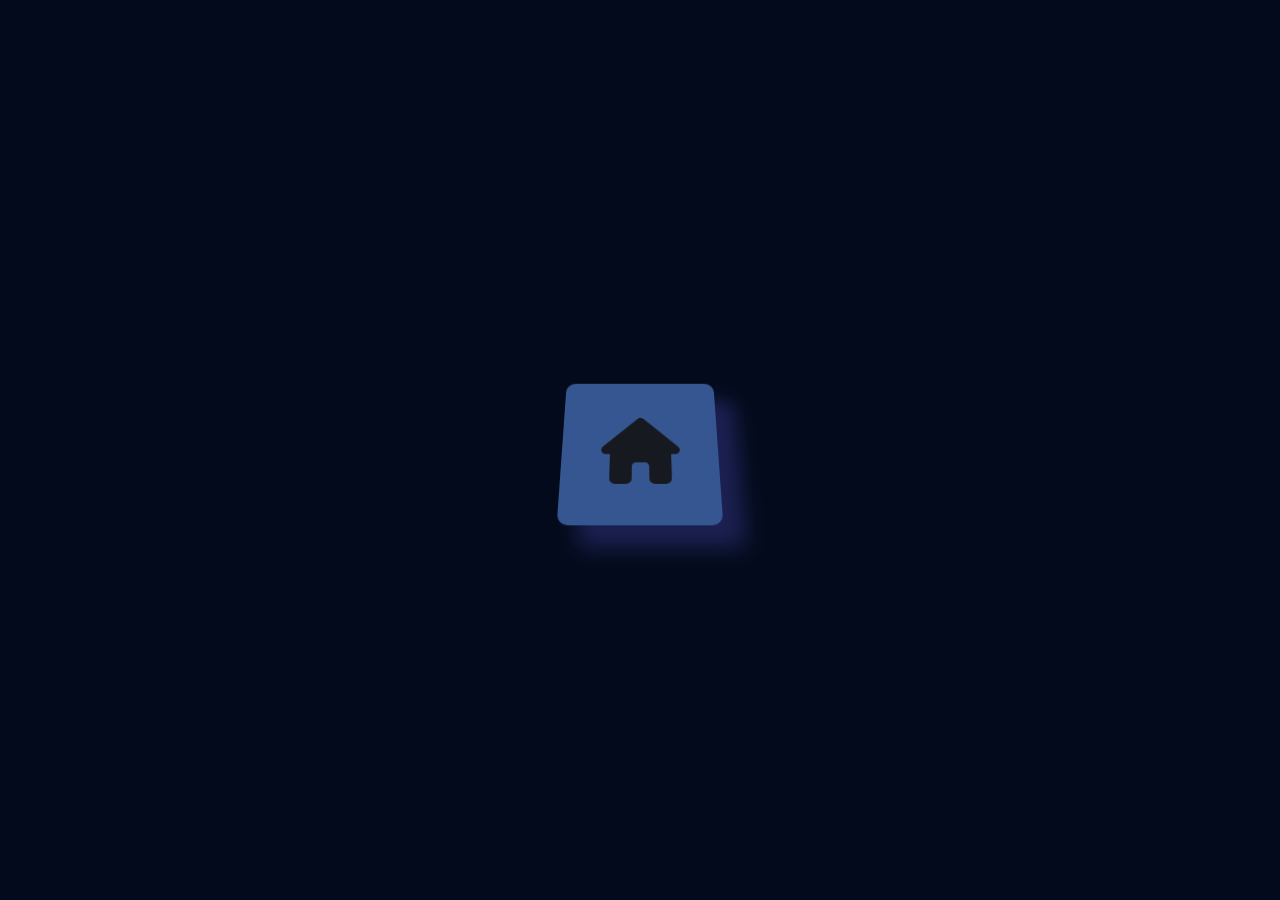
<file: 3D Button/index.html>
<!DOCTYPE html>
<html lang="en">
  <head>
    <meta charset="UTF-8" />
    <meta name="viewport" content="width=device-width, initial-scale=1.0" />
    <title>3D Button</title>
    <!-- css style -->
    <link rel="stylesheet" href="style.css" />
    <!-- js cdn -->
    <link
      rel="stylesheet"
      href="https://cdnjs.cloudflare.com/ajax/libs/font-awesome/6.4.0/css/all.min.css"
    />
    <!-- google font -->
    <link rel="preconnect" href="https://fonts.googleapis.com" />
    <link rel="preconnect" href="https://fonts.gstatic.com" crossorigin />
    <link
      href="https://fonts.googleapis.com/css2?family=Quicksand:wght@300;400;500;600;700&display=swap"
      rel="stylesheet"
    />
  </head>
  <body>
    <div class="container">
        <div class="menu">
            <div class="menu-item">
                <i class="fab fa-blogger"></i>
            </div>
            <div class="menu-item">
                <i class="fas fa-users"></i>
            </div>
            <div class="menu-item center-item">
                <i class="fas fa-home"></i>
            </div>
            <div class="menu-item">
                <i class="fas fa-address-card"></i>
            </div>
            <div class="menu-item">
                <i class="fas fa-photo-video"></i>
            </div>
        </div>
    </div>
    <script src="script.js"></script>
  </body>
</html>
</file>
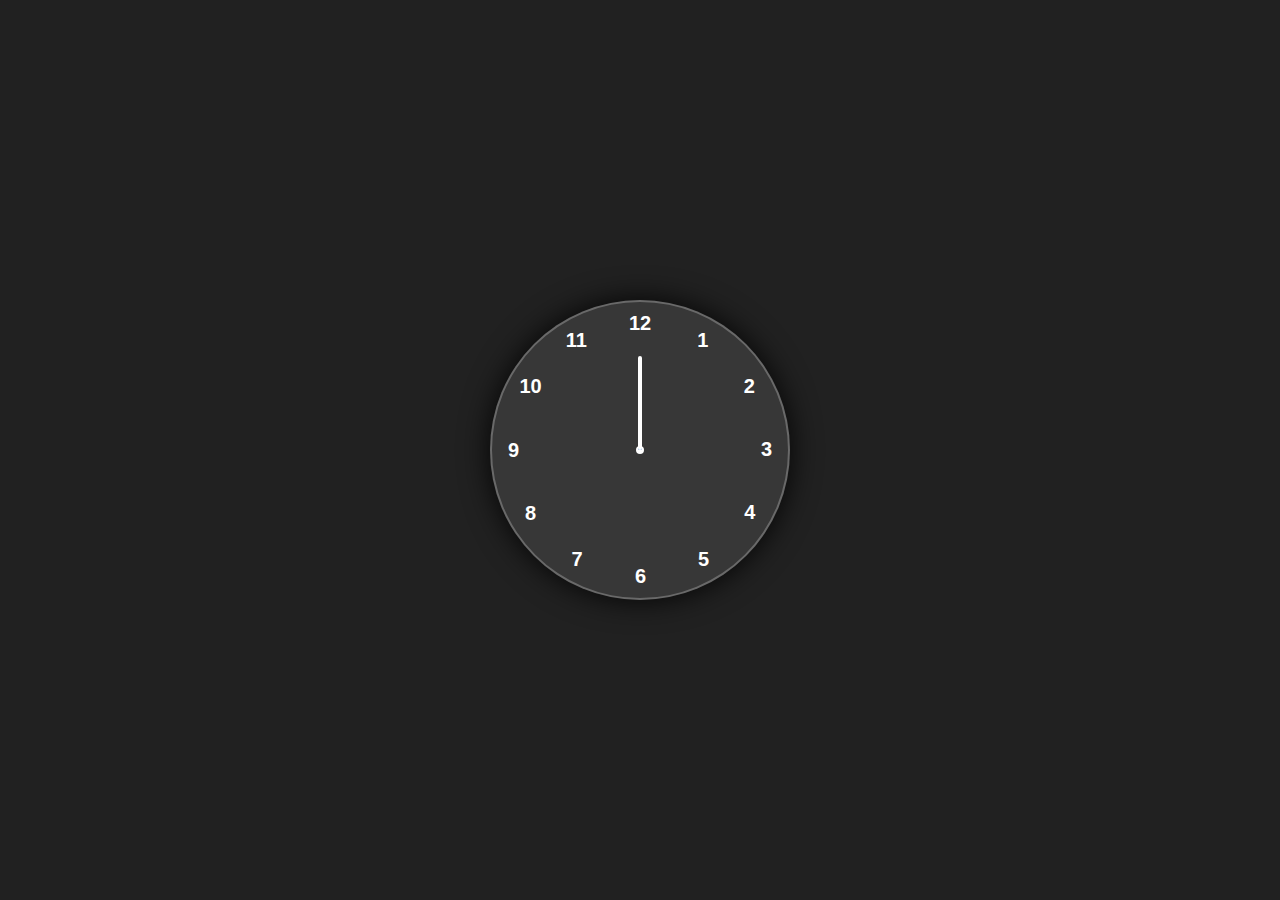
<file: Analog clock/index.html>
<!DOCTYPE html>
<html lang="en">
<head>
    <meta charset="UTF-8">
    <meta http-equiv="X-UA-Compatible" content="IE=edge">
    <meta name="viewport" content="width=device-width, initial-scale=1.0">
    <title>Analog Clock</title>
    <link rel="stylesheet" href="style.css">
</head>
<body>
    <div class="container">
        <div class="clock">
            <div class="hand" style="--clr:#ff3d58; --h:74px;" id="hour"><i></i></div>
            <div class="hand" style="--clr:#00a6ff; --h:84px;" id="min"><i></i></div>
            <div class="hand" style="--clr:#ffffff; --h:94px;" id="sec"><i></i></div>
            <span style="--i:1;"><b>1</b></span>
            <span style="--i:2;"><b>2</b></span>
            <span style="--i:3;"><b>3</b></span>
            <span style="--i:4;"><b>4</b></span>
            <span style="--i:5;"><b>5</b></span>
            <span style="--i:6;"><b>6</b></span>
            <span style="--i:7;"><b>7</b></span>
            <span style="--i:8;"><b>8</b></span>
            <span style="--i:9;"><b>9</b></span>
            <span style="--i:10;"><b>10</b></span>
            <span style="--i:11;"><b>11</b></span>
            <span style="--i:12;"><b>12</b></span>
        </div>
    </div>

    <script src="script.js"></script>
</body>
</html>
</file>
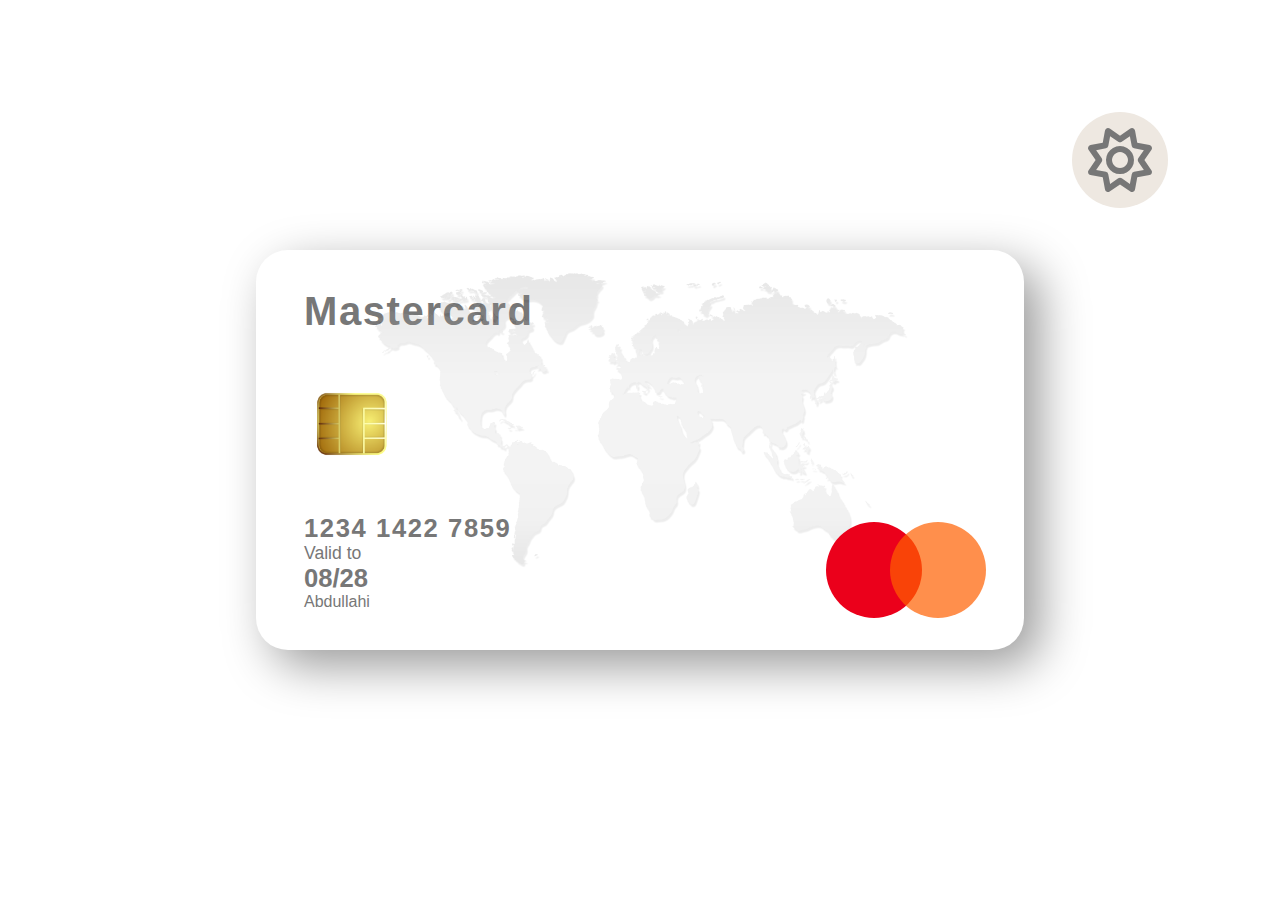
<file: bank card/index.html>
<!DOCTYPE html>
<html lang="en">
  <head>
    <meta charset="UTF-8" />
    <meta http-equiv="X-UA-Compatible" content="IE=edge" />
    <meta name="viewport" content="width=device-width, initial-scale=1.0" />
    <title>Bank Card With Light & Dark Mode</title>
    <!-- css style -->
    <link rel="stylesheet" href="style.css" />
    <!-- js cdn -->
    <link
      rel="stylesheet"
      href="https://cdnjs.cloudflare.com/ajax/libs/font-awesome/6.4.0/css/all.min.css"
    />
    <!-- google font -->
    <link rel="preconnect" href="https://fonts.googleapis.com" />
    <link rel="preconnect" href="https://fonts.gstatic.com" crossorigin />
    <link
      href="https://fonts.googleapis.com/css2?family=Quicksand:wght@300;400;500;600;700&display=swap"
      rel="stylesheet"
    />
  </head>
  <body>
    <div class="container">
      <div class="toggle">
        <i class="far fa-sun"></i>
      </div>
      <div class="card">
        <img src="images/map.png" class="card-map" />
        <div class="card-left">
          <h3 class="card-type">Mastercard</h3>
          <img src="images/chip.png" class="card-chip" />
          <div>
            <div class="card-num">1234 1422 7859</div>
            <div class="card-text">Valid to</div>
            <div class="card-date">08/28</div>
            <div class="card-holder">Abdullahi</div>
          </div>
        </div>
        <div class="card-right">
            <div class="red-circle"></div>
            <div class="orange-circle"></div>
        </div>
      </div>
    </div>
    <script src="script.js"></script>
  </body>
</html>
</file>
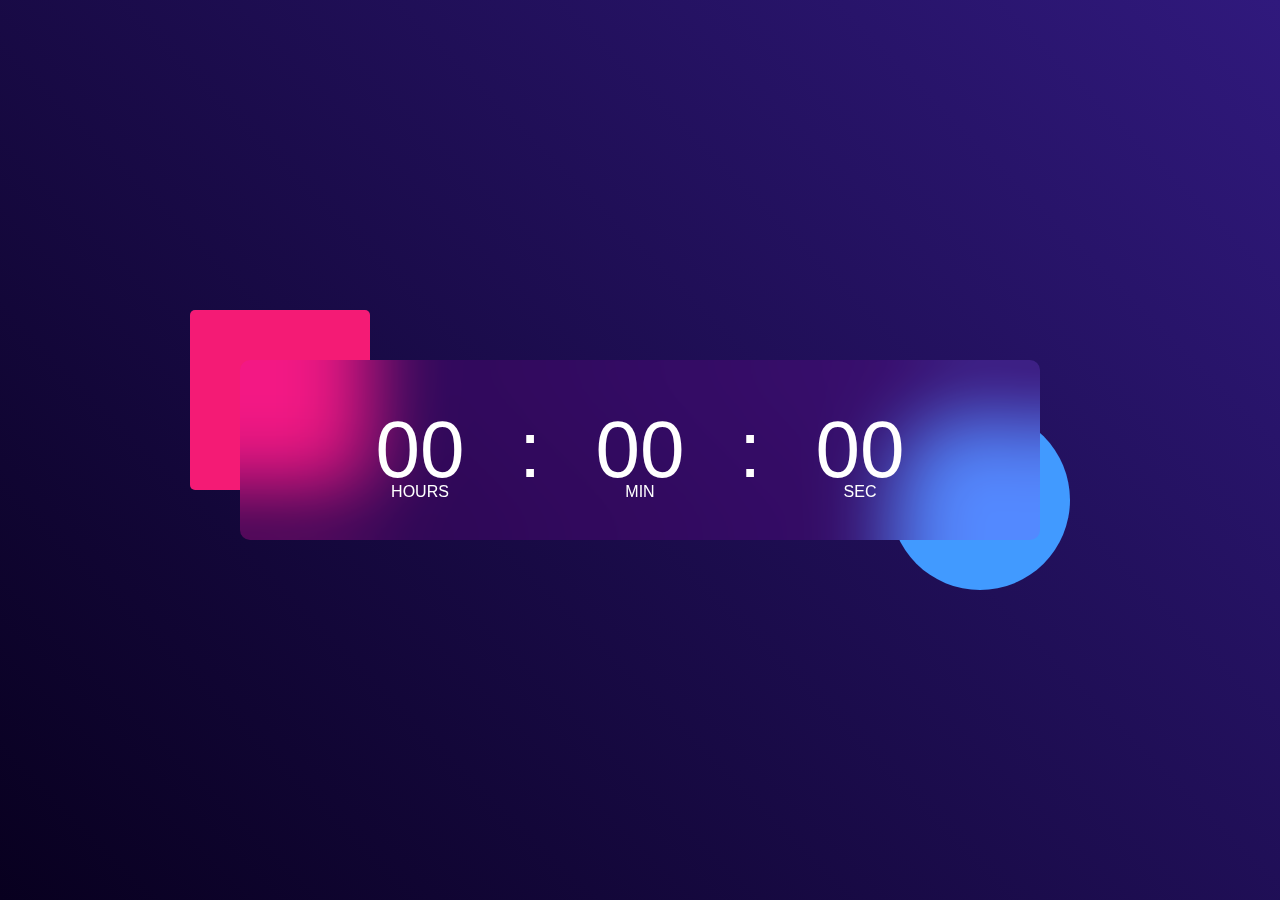
<file: Clock/index.html>
<!DOCTYPE html>
<html lang="en">
<head>
    <meta charset="UTF-8">
    <meta http-equiv="X-UA-Compatible" content="IE=edge">
    <meta name="viewport" content="width=device-width, initial-scale=1.0">
    <title>Clock App</title>
    <link rel="stylesheet" href="style.css">
</head>
<body>
    
    <div class="hero">
        <div class="container">
            <div class="clock">
                <span id="hrs">00</span>
                <span>:</span>
                <span id="min">00</span>
                <span>:</span>
                <span id="sec">00</span>
            </div>
        </div>
        
        <script src="script.js"></script>
    </div>
</body>
</html>
</file>
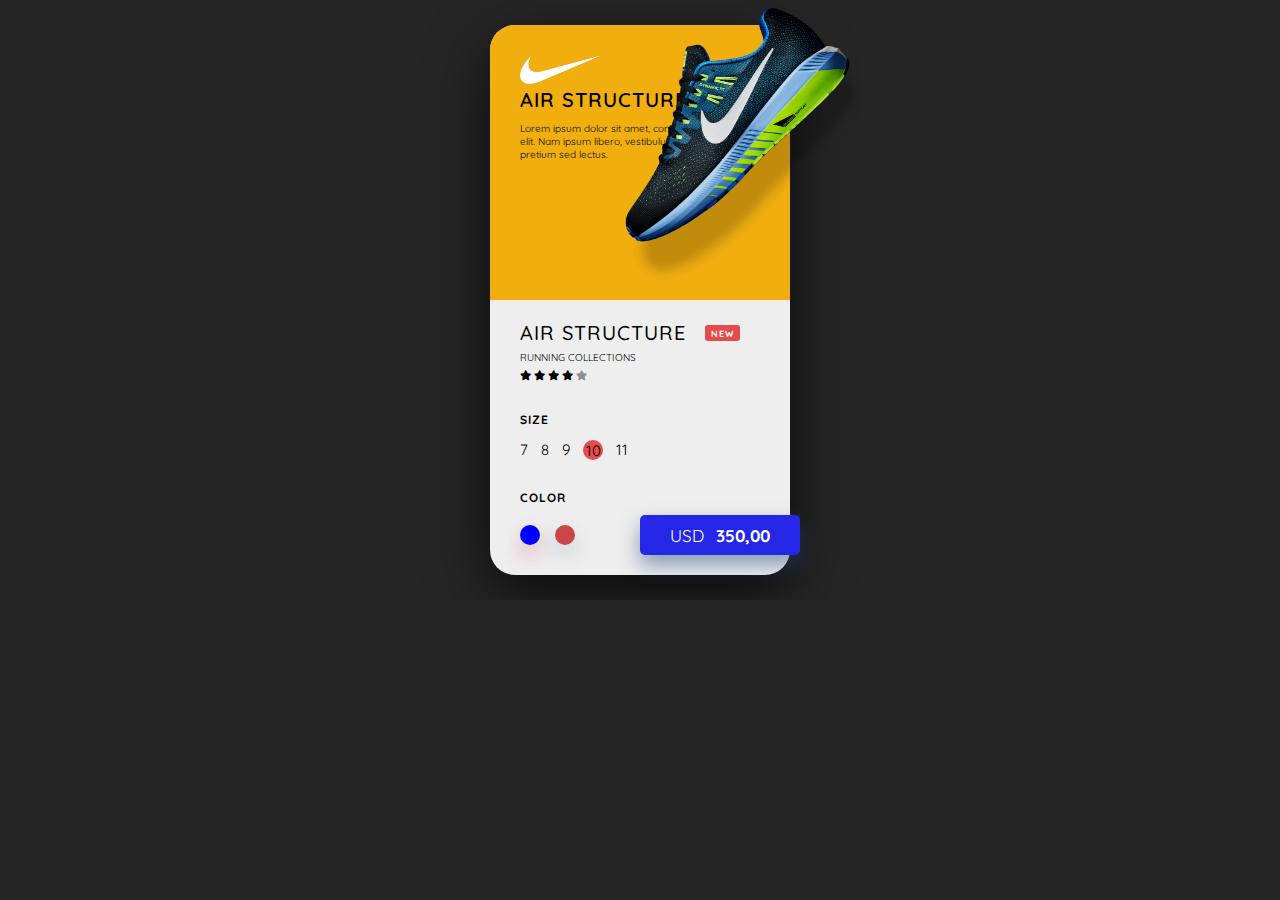
<file: saleProduct/index.html>
<!DOCTYPE html>
<html lang="en">
  <head>
    <meta charset="UTF-8" />
    <meta http-equiv="X-UA-Compatible" content="IE=edge" />
    <meta name="viewport" content="width=device-width, initial-scale=1.0" />
    <title>Product Sale Card</title>
    <!-- css style -->
    <link rel="stylesheet" href="style.css" />
    <!-- cdn.js -->
    <link
      rel="stylesheet"
      href="https://cdnjs.cloudflare.com/ajax/libs/font-awesome/6.4.0/css/all.min.css"
    />
    <!-- google font -->
    <link rel="preconnect" href="https://fonts.googleapis.com" />
    <link rel="preconnect" href="https://fonts.gstatic.com" crossorigin />
    <link
      href="https://fonts.googleapis.com/css2?family=Quicksand:wght@300;400;500;600;700&display=swap"
      rel="stylesheet"
    />
  </head>
  <body>
    <div class="container">
      <div class="card-wrapper">
        <div class="card">
          <div class="card-top">
            <img src="images/nike.png" class="logo" />
            <div class="card-top-text">
              <h1>Air Structure</h1>
              <p>
                Lorem ipsum dolor sit amet, consectetur adipiscing elit. Nam
                ipsum libero, vestibulum eu tincidunt eget, pretium sed lectus.
              </p>
            </div>
            <img src="images/shoe1.png" class="shoe-1" />
            <img src="images/shoe2.png" class="shoe-2"/>
          </div>
          <div class="card-bottom">
            <h1>Air Structure</h1>
            <div class="badge">New</div>
            <h3>Running Collections</h3>
            <div class="stars">
                <i class="fa-solid fa-star"></i>
                <i class="fa-solid fa-star"></i>
                <i class="fa-solid fa-star"></i>
                <i class="fa-solid fa-star"></i>
                <i class="fa-solid fa-star"></i>
            </div>
            <div class="size">
                <h4>Size</h4>
                <div class="sizes">
                    <span>7</span>
                    <span>8</span>
                    <span>9</span>
                    <span>10</span>
                    <span>11</span>
                </div>
            </div>
            <div class="color">
                <h4>Color</h4>
                <div class="colors">
                    <div class="color-1"></div>
                    <div class="color-2"></div>
                </div>
            </div>
            <div class="price">
                <span>Usd</span>
                <span>350,00</span>
            </div>
          </div>
        </div>
      </div>
    </div>
    <script src="script.js"></script>
  </body>
</html>
</file>
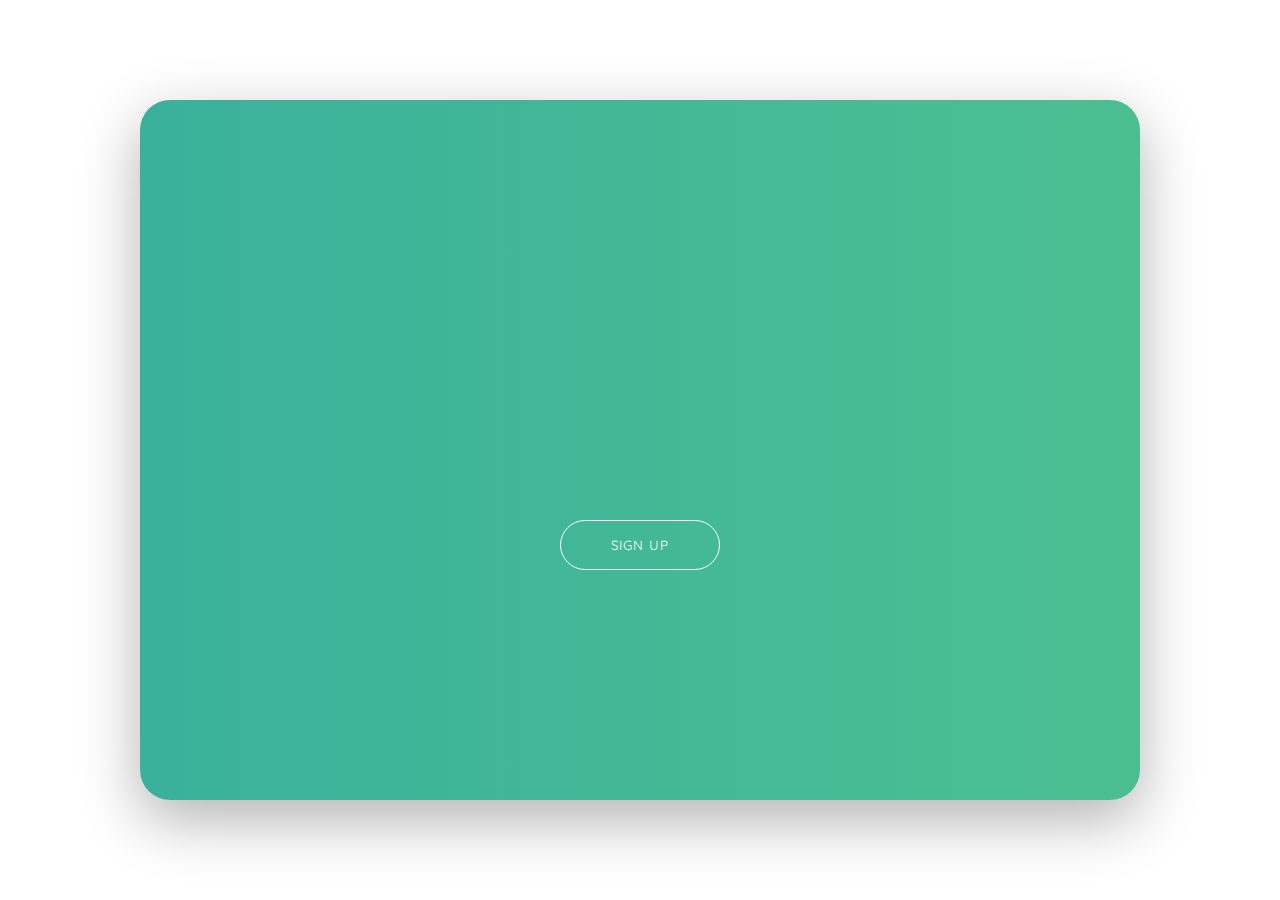
<file: signUpForm/index.html>
<!DOCTYPE html>
<html lang="en">
  <head>
    <meta charset="UTF-8" />
    <meta http-equiv="X-UA-Compatible" content="IE=edge" />
    <meta name="viewport" content="width=device-width, initial-scale=1.0" />
    <title>Sign Up Form</title>
    <!-- css style -->
    <link rel="stylesheet" href="style.css" />
    <!-- js cdn -->
    <link
      rel="stylesheet"
      href="https://cdnjs.cloudflare.com/ajax/libs/font-awesome/6.4.0/css/all.min.css"
    />
    <!-- google font -->
    <link rel="preconnect" href="https://fonts.googleapis.com" />
    <link rel="preconnect" href="https://fonts.gstatic.com" crossorigin />
    <link
      href="https://fonts.googleapis.com/css2?family=Quicksand:wght@300;400;500;600;700&display=swap"
      rel="stylesheet"
    />
  </head>
  <body>
    <div class="container">
      <div class="form-wrapper">
        <div class="banner">
          <h1>Hello, Friend!</h1>
          <p>Enter your personal details</p>
        </div>
        <div class="green-bg">
          <button type="button">Sign Up</button>
        </div>
        <form class="signup-form">
          <h1>Create Account</h1>
          <div class="social-media">
            <i class="fab fa-facebook-f"></i>
            <i class="fab fa-instagram"></i>
            <i class="fab fa-linkedin-in"></i>
          </div>
          <p>or use your email for registration</p>
          <div class="input-group">
            <i class="fas fa-user"></i>
            <input type="text" placeholder="Name" />
          </div>
          <div class="input-group">
            <i class="fas fa-envelope"></i>
            <input type="email" placeholder="Email" />
          </div>
          <div class="input-group">
            <i class="fas fa-lock"></i>
            <input type="password" placeholder="Password" />
          </div>
          <button type="button">Sign Up</button>
        </form>
      </div>
    </div>

    <script src="script.js"></script>
  </body>
</html>
</file>
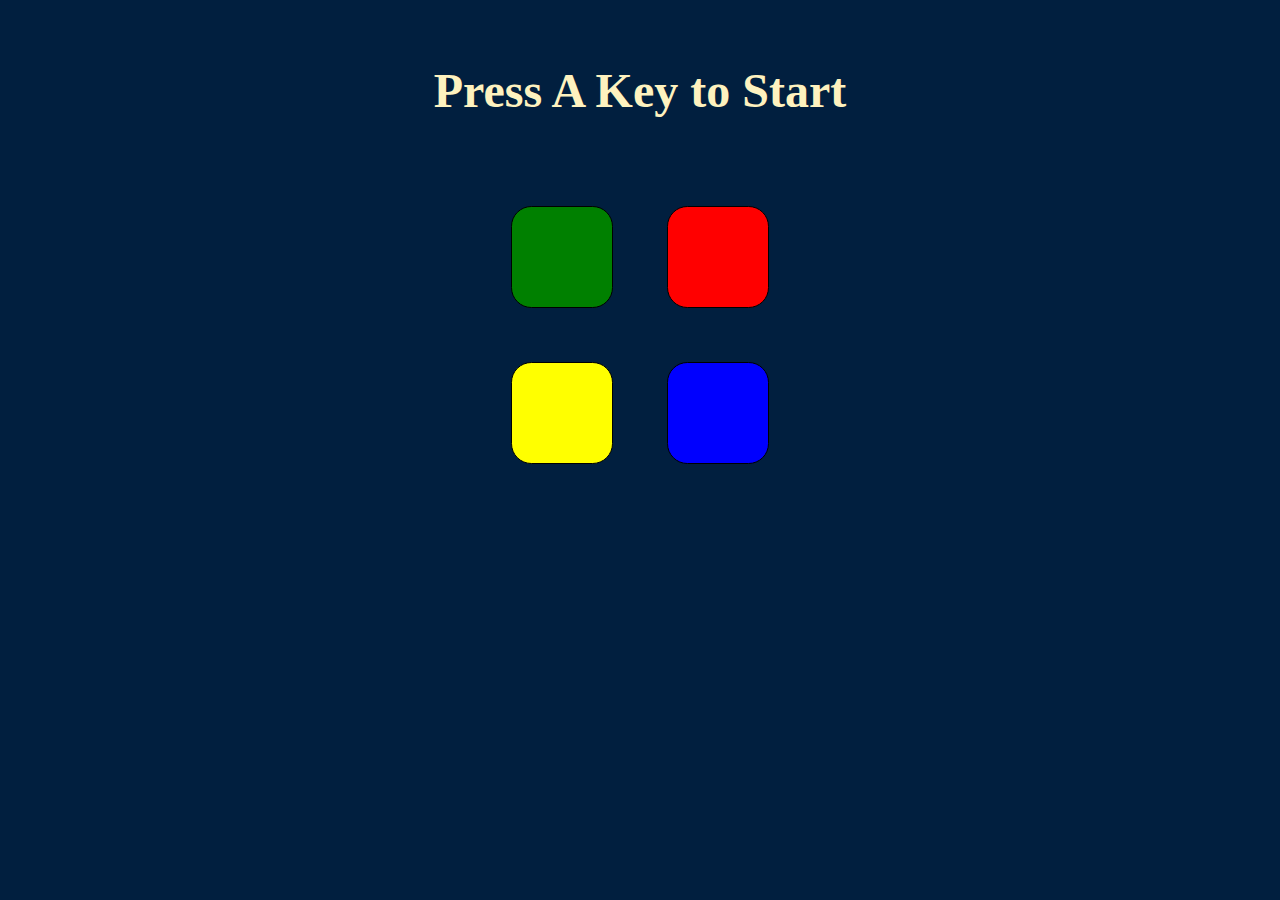
<file: Simon Game/index.html>
<!DOCTYPE html>
<html lang="en">
  <head>
    <meta charset="UTF-8" />
    <meta name="viewport" content="width=device-width, initial-scale=1.0" />
    <title>Simon Game</title>
    <link rel="stylesheet" href="style.css" />
  </head>
  <body>
    <h1 id="level-title">Press A Key to Start</h1>
    <div class="container">
      <div class="row">
        <div type="button" id="green" class="btn green"></div>
        <div type="button" id="red" class="btn red"></div>
      </div>

      <div class="row">
        <div type="button" id="yellow" class="btn yellow"></div>
        <div type="button" id="blue" class="btn blue"></div>
      </div>

    </div>
    <script src="https://ajax.googleapis.com/ajax/libs/jquery/3.7.0/jquery.min.js"></script>
    <script src="script.js"></script>
  </body>
</html>
</file>
<file: 3D Button/style.css>
* {
  padding: 0;
  margin: 0;
  box-sizing: border-box;
}

html {
  font-size: 62.5%;
}

.container {
  width: 100%;
  height: 100vh;
  display: flex;
  align-items: center;
  background-color: #030a1b;
  perspective: 40rem;
}

.menu {
    width: 100%;
    display: flex;
    justify-content: space-evenly;
    padding: 25rem;
    transform-style: preserve-3d;
}

.menu-item {
    height: 15rem;
    width: 20rem;
    background-color: #5588dd;
    display: flex;
    align-items: center;
    justify-content: center;
    border-radius: 1rem;
    cursor: pointer;
    box-shadow: 2rem 2rem 2rem rgba(100, 100, 255, 0.4);
    opacity: 0.6;
}

.menu-item:not(.center-item){
    opacity: 0;
}

.menu-item:nth-child(1){
    transform: rotateY(-70deg) rotateX(20deg) translateX(-50rem) translateY(-15rem) translateZ(-50rem);
    transition: transform 1.2s ease-in, opacity 1s ease-in;
}

.menu-item:nth-child(2){
    transform: rotateY(-70deg) rotateX(20deg) translateX(-20rem) translateY(-5rem) translateZ(-20rem);
    transition: transform 1s ease-in, opacity 1s ease-in;
}

.menu-item:nth-child(3){
    transform:  rotateX(20deg);
    transition: transform 1s;
}

.menu-item:nth-child(4){
    transform: rotateY(70deg) rotateX(20deg) translateX(20rem) translateY(-5rem) translateZ(-20rem);
    transition: transform 1s ease-in, opacity 1s ease-in;
}

.menu-item:nth-child(5){
    transform: rotateY(70deg) rotateX(20deg) translateX(50rem) translateY(-15rem) translateZ(-50rem);
    transition: transform 1.2s ease-in, opacity 1s ease-in;
}

.menu-item i {
    font-size: 7rem;
    color: #222;
    
}

.change.menu .menu-item {
    transform: rotateX(0) rotateY(0) translateX(0) translateY(0) translateZ(0);
    opacity: 1;
}

.menu-item:hover {
    background-color: #ccccff;
    box-shadow: 0 0 3rem rgba(100, 100, 255, 0.6);
}

.menu-item:hover i {
    color: #6464ff;
}
</file>
<file: Analog clock/style.css>
* {
    margin: 0;
    padding: 0;
    box-sizing: border-box;
    font-family: sans-serif;
    color: #fff;
}

body {
    display: flex;
    justify-content: center;
    min-height: 100vh;
    align-items: center;
    background-color: #212121;
}

.container {
    position: relative;
}

.clock { 
    width: 300px;
    height: 300px;
    border-radius: 50%;
    background-color: rgba(255, 255, 255, 0.1);
    border: 2px solid rgba(255, 255, 255, 0.25);
    box-shadow: 0px 0px 30px rgba(0, 0, 0, 0.9);
    display: flex;
    justify-content: center;
    align-items: center;
}

.clock span {
    position: absolute;
    transform: rotate(calc(30deg * var(--i)));
    inset: 12px;
    text-align: center;
}

.clock span b {
    transform: rotate(calc(-30deg * var(--i)));
    display: inline-block;
    font-size: 20px;
}

.clock::before {
    content: '';
    position: absolute;
    width: 8px;
    height: 8px;
    border-radius: 50%;
    background-color: #fff;
}

.hand {
    position: absolute;
    display: flex;
    justify-content: center;
    align-items: flex-end;
}

.hand i {
    position: absolute;
    background-color: var(--clr);
    width: 4px;
    height: var(--h);
    border-radius: 8px;
}
</file>
<file: bank card/style.css>
* {
    margin: 0;
    padding: 0;
    box-sizing: border-box;
    font-family: Quickstand, sans-serif;
}

/* changing the font size 10px=62.5% */
.html {
    font-size: 62.5%;
}

.card {
    width: 48rem;
    height: 25rem;
    border-radius: 2rem;
    position: relative;
    display: flex;
    box-shadow: 1rem 1rem 3rem rgba(0, 0, 0, 0.4);
}

.card-map {
    width: 35rem;
    position: absolute;
    top: 1rem;
    left: 50%;
    transform: translateX(-50%);
    opacity: 0.2;
    z-index: 10;
}

.card-chip {
    width: 6rem;
}

.container {
    width: 100%;
    height: 100vh;
    display: grid;
    place-items: center;
}

.toggle {
    top: 7rem;
    right: 7rem;
    position: absolute;
    background-color: #eee8e1;
    width: 6rem;
    height: 6rem;
    display: grid;
    place-items: center;
    border-radius: 50%;
}

.toggle i {
    font-size: 4rem;
    color: #777;
}

.card-left {
    width: 70%;
    height: 100%;
    padding: 1rem 0 1rem 3rem;
    display: flex;
    flex-direction: column;
    justify-content: space-around;
    color: #777;
}

.card-type {
    font-size: 2.5rem;
    letter-spacing: 0.1rem;
}

.card-num {
    letter-spacing: 0.1rem;
    font-size: 1.6rem;
    font-weight: bold;
}

.card-text {
    font-size: 1.1rem;
}

.card-date {
    font-size: 1.6rem;
    font-weight: 600;
}

card-holder {
    font-size: 1.5rem;
    font-weight: 500;
}

.card-right {
    display: flex;
    align-items: flex-end;
    padding: 0 0 2rem 2rem;
    z-index: 10;
}

.red-circle, .orange-circle {
    width: 6rem;
    height: 6rem;
    border-radius: 50%;
}

.red-circle {
    background-color: #eb001b;
}

.orange-circle {
    background-color: #ff5f00;
    margin-left: -2rem;
    opacity:0.7;
}

.container.dark {
    background-color: #262626;
}

.container.dark .card {
    background-color: #353535;
}

.container.dark .card-left {
    color: #ccc;
}

.container.dark .toggle {
    background-color: #464646;
}

.container.dark .toggle i{
    color: #ddd;
}
</file>
<file: Clock/style.css>
* {
    margin: 0;
    padding: 0;
    font-family: 'Poppins', sans-serif;
    box-sizing: border-box;
}

.hero {
    width: 100%;
    min-height: 100vh;
    background:linear-gradient(45deg, #08001f, #30197d);
    color: #fff;
    position: relative;
}

.container {
    width: 800px;
    height: 180px;
    position: absolute;
    top: 50%;
    left: 50%;
    transform: translate(-50%, -50%);
}

.clock {
    width: 100%;
    height: 100%;
    background: rgba(235, 0, 255, 0.11);
    align-items: center;
    justify-content: center;
    border-radius: 10px;
    display: flex;
    backdrop-filter: blur(40px);
}

.container::before {
    content: '';
    width: 180px;
    height: 180px;
    background: #f41b75;
    border-radius: 5px;
    position: absolute;
    left: -50px;
    top: -50px;
    z-index: -1;
}

.container::after {
    content: '';
    width: 180px;
    height: 180px;
    background: #419aff;
    border-radius: 50%;
    position: absolute;
    right: -30px;
    bottom: -50px;
    z-index: -1;
}

.clock span {
    font-size: 80px;
    width: 110px;
    display: inline-block;
    text-align: center;
    position: relative;
}

.clock span::after {
    font-size: 16px;
    position: absolute;
    bottom: -5px;
    left: 50%;
    transform: translateX(-50%);
}

#hrs::after {
    content: 'HOURS';
}

#min::after {
    content: 'MIN';
}

#sec::after {
    content: 'SEC';
}
</file>
<file: signUpForm/style.css>
* {
    margin: 0;
    padding: 0;
    font-family: Quicksand, sans-serif;
    box-sizing: border-box;
    outline: 0;
}

html {
    font-size: 62.5%;
}

.container {
    width: 100%;
    height: 100vh;
    display: flex;
    align-items: center;
    justify-content: center;
}

.form-wrapper {
    /* 1rem = 16px */
    width: 100rem;
    height: 70rem;
    background-color: #eee;
    border-radius: 3rem;
    box-shadow: 0 2rem 6rem rgba(0, 0, 0, 0.3);
    position: relative;
    overflow: hidden;
}

.banner {
    position: absolute;
    top: 25%;
    left: -30rem;
    text-align: center;
    color: #fff;
    width: 30rem;
    z-index: 100;
    transition: left 0.8s;
}

.container.change .banner {
    left: 5rem;
} 

.banner h1 {
    font-size: 4rem;
    margin-bottom: 3rem;
}

.banner p {
    font-size: 2rem;
}

.green-bg {
    width: 100%;
    height: 100%;
    background: linear-gradient(to right, #3ab19b, #4cbf91);
    position: absolute;
    top: 0;
    left: 0;
    color: #fff;
    z-index: 50;
    transition: width 1.5s cubic-bezier(0.19, 1, 0.22, 1);
}

.container.change .green-bg{
    width: 40%;
}

.green-bg button {
    position: absolute;
    top: 60%;
    left: 50%;
    transform: translateX(-50%);
    width: 16rem;
    height: 5rem;
    border-radius: 3rem;
    background-color: transparent;
    color: #fff;
    border: 0.1rem solid #fff;
    border-color: #fff;
    text-transform: uppercase;
    letter-spacing: 0.1rem;
    cursor: pointer;
}

.signup-form {
    position: absolute;
    width: 60rem;
    height: 100%;
    top: 0;
    left: 0rem;
    display: flex;
    flex-direction: column;
    justify-content: space-around;
    align-items: center;
    padding: 10rem 0;
    transition: left 1.5s cubic-bezier(0.19, 1, 0.22, 1);
}

.container.change .signup-form {
    left: 40rem;
}

.signup-form h1 {
    font-size: 4rem;
    color: #3aaf9f;
}

.social-media {
    display: flex;
}

.social-media i {
    width: 4rem;
    height: 4rem;
    border: 0.1rem solid #777;
    border-radius: 50%;
    display: flex;
    justify-content: center;
    align-items: center;
    margin: 2rem;
    font-size: 2rem;
    color: #555;
}

.social-media p {
    font-size: 1.8rem;
    color: #555;
    margin-bottom: 2rem;
}

.input-group{
    position: relative;
}

.input-group input {
    width: 28rem;
    height: 5rem;
    background-color: #ddd;
    padding: 1rem 1rem 1rem 3rem; 
    border: none;
    border-radius: 0.5rem;
}

.input-group i {
    position: absolute;
    top: 50%;
    left: 1rem;
    transform: translateY(-50%);
    font-size: 1.2rem;
    color: #555;
}

.signup-form button {
    width: 16rem;
    height: 5rem;
    background-color: #3aaf9f;
    border: none;
    border-radius: 3rem;
    text-transform: uppercase;
    letter-spacing: 0.1rem;
    color: #fff;
    margin-top: 3rem;
    cursor: pointer;
}
</file>
<file: Simon Game/style.css>
body {
    text-align: center;
    background-color: #011F3F;
  }
  
  #level-title {
    font-family: 'Press Start 2P', cursive;
    font-size: 3rem;
    margin:  5%;
    color: #FEF2BF;
  }
  
  .container {
    display: block;
    width: 50%;
    margin: auto;
  }
  
  .btn {
    margin: 25px;
    display: inline-block;
    height: 100px;
    width: 100px;
    border: 1px solid black;
    border-radius: 20%;
  }
  
  .game-over {
    background-color: red;
    opacity: 0.8;
  }
  
  .red {
    background-color: red;
  }
  
  .green {
    background-color: green;
  }
  
  .blue {
    background-color: blue;
  }
  
  .yellow {
    background-color: yellow;
  }
  
  .pressed {
    box-shadow: 0 0 20px white;
    background-color: grey;
  }
</file>
<file: saleProduct/style.css>
/* reset and default styies */
* {
    margin: 0;
    padding: 0;
    box-sizing: border-box;
    font-family: Quicksand, sans-serif;
}
html {
    font-size: 62.5%;
}

.logo{
    width: 8rem;
}

.shoe-1 {
    width: 30rem;
}

.shoe-2 {
    width: 33rem;
    position: absolute;
    top: -10rem;
    right: -45rem;
    transition: transform 1s;
}
.container {
    width: 100%;
    height: 100vh;
    background: #262626;
    display: grid;
    justify-content: center;
}

.card-wrapper {
    width: 50rem;
    height: 60rem;
    padding: 0 10rem;
    display: grid;
    align-items: center;
    overflow: hidden;
}

.card {
    width: 30rem;
    height: 55rem;
    background: #eee;
    box-shadow: 0 2rem 6rem rgba(0,0,0,0.7);
    border-radius: 2.5rem;
    position: relative;
}

.card-top {
    width: 100%;
    height: 50%;
    padding: 3rem;
    border-radius: 2.5rem 2.5rem 0 0;
    background: #f1ae0f;
    transition: background 0.5s;
}

.card-top-text h1{
    font-weight: 600;
    letter-spacing: 0.1rem;
    margin-bottom: 1rem;
    text-transform: uppercase;
}

.shoe-1 {
    position: absolute;
    width: 30rem;
    top: -2.5rem;
    right: -10rem;
    transition: transform 1s;
}

.card-bottom {
    width: 100%;
    height: 50%;
    padding: 2rem 3rem;
}

.card-bottom h1 {
    letter-spacing: 0.1rem;
    font-weight: 500;
    text-transform: uppercase;
    letter-spacing: 0.1rem;
    margin-bottom: 0.6rem;
}

.badge {
        position: absolute;
        background: #e54b4b;
        border-radius: 0.3rem;
        display: grid;
        place-items: center;
        top: 30rem;
        right: 5rem;
        width: 3.5rem;
        height: 1.6rem;
        text-transform: uppercase;
        letter-spacing: 0.1rem;
        font-weight: bold;
        color: #fff;
        font-size: 0.9rem;
}

.card-bottom h3 {
    text-transform: uppercase;
    font-weight: 400;
    margin-bottom: 0.5rem;
    font-size: 1rem;
}

.stars {
    margin-bottom: 3rem;
}

.stars i:nth-last-child(1) {
    opacity: 0.4;
}

.size {
    margin-bottom: 3rem;
}

.size h4 {
    font-size: 1.2rem;
    letter-spacing: 0.1rem;
    text-transform: uppercase;
    margin-bottom: 1.3rem;
}

.sizes {
    display: flex;
}

.sizes span {
    font-size: 1.5rem;
    margin-right: 1.3rem;
}

.sizes span:nth-last-child(2) {
    background: #e54b4b;
    width: 2rem;
    height: 2rem;
    border-radius: 50%;
    display: grid;
    place-items: center;
}

.color {
    text-transform: uppercase;
    letter-spacing: 0.1rem;
    margin-bottom: 1rem;
    font-size: 1.2rem;
}

.color h4 {
    margin-bottom: 2rem;

}

.colors {
    display: flex;
}

.color-1 , .color-2 {
    width: 2rem;
    height: 2rem;
    border-radius: 50%;
    cursor: pointer; 
}

.color-1 {
    background: blue;
    margin-right: 1.5rem;
    box-shadow: 0 1rem 2rem rgba(192, 34, 68, 0.3);
}
.color-2 {
    background: #cb4646;
    box-shadow: 0 1rem 2rem rgba(28, 71, 122, 0.2);
}


.price {
    width: 16rem;
    height: 4rem;
    background: rgb(38, 38, 230);
    color: #fff;
    border-radius: 0.5rem;
    position: absolute;
    right: -1rem;
    bottom: 2rem;
    box-shadow: 0 1rem 2rem rgba(28,71,122,0.5);
    display: flex;
    justify-content: center;
    align-items: center;
    transition: background 0.5s;
}

.price span {
    font-size: 1.7rem;
}

.price span:first-child {
    text-transform: uppercase;
    margin-right: 1.2rem;
}

.price span:last-child {
    font-weight: bold;
}

.container.change .card-top{
    background: #d35246;
}

.container.change .price{
    background: #d35246;
}

.container.change .shoe-1 {
    transform: translateX(-50rem) rotateZ(45deg);
}

.container.change .shoe-2 {
    transform: translateX(-40rem) rotateZ(-45deg);
}
</file>
